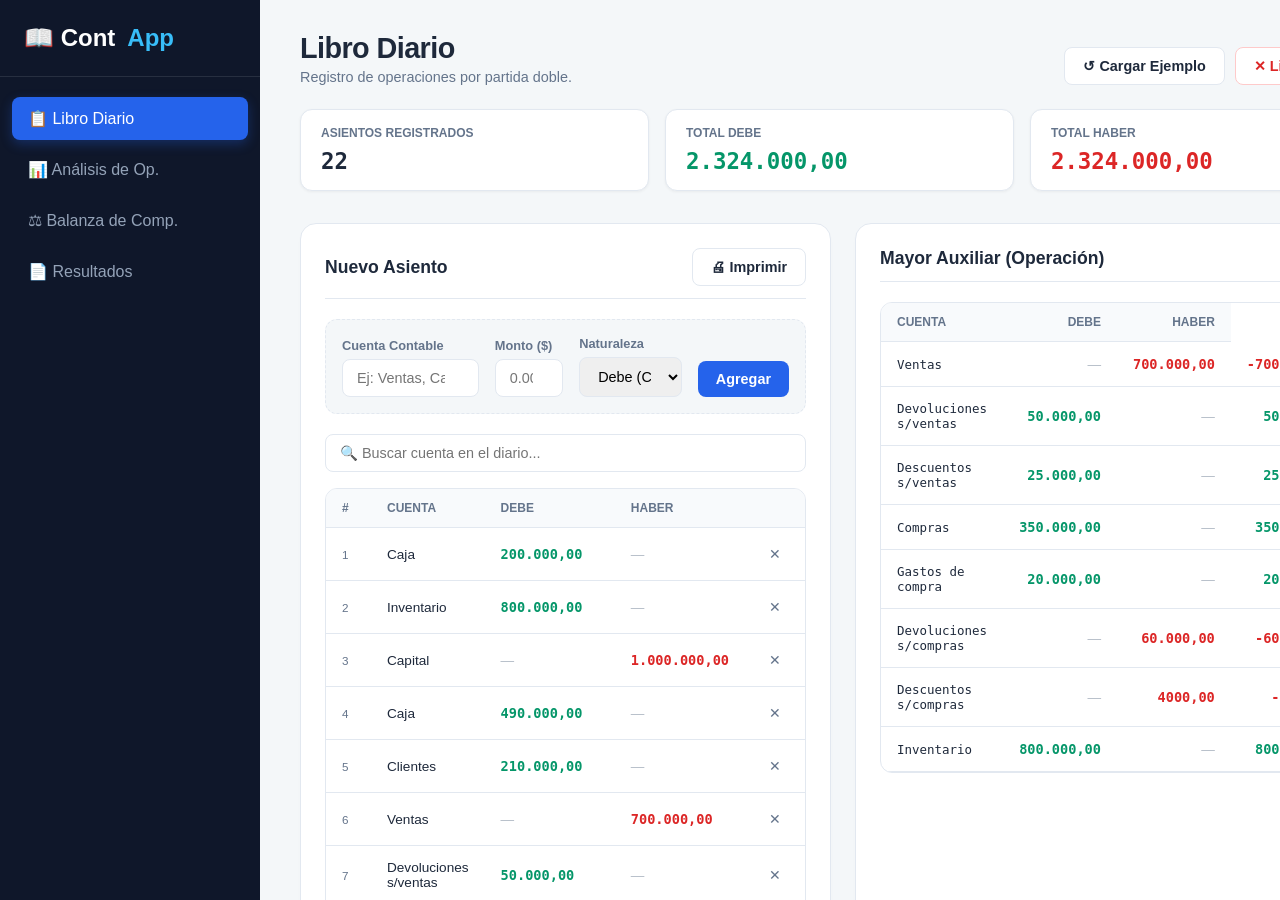
<file: index.html>
<!DOCTYPE html>
<html lang="es">
<head>
  <meta charset="UTF-8">
  <meta name="viewport" content="width=device-width, initial-scale=1.0">
  <title>ContApp — Sistema Contable</title>
  <link rel="stylesheet" href="estilos/styles.css">
  <meta http-equiv="refresh" content="0;url=paginas/libros.html">
</head>
<body>
  <div class="container" style="text-align: center; margin-top: 100px;">
    <h1>📖 Cont<span>App</span></h1>
    <p>Cargando el sistema contable...</p>
    <p><a href="paginas/libros.html" style="color: var(--accent);">Haz clic aquí si no eres redirigido automáticamente.</a></p>
  </div>
</body>
</html>
</file>
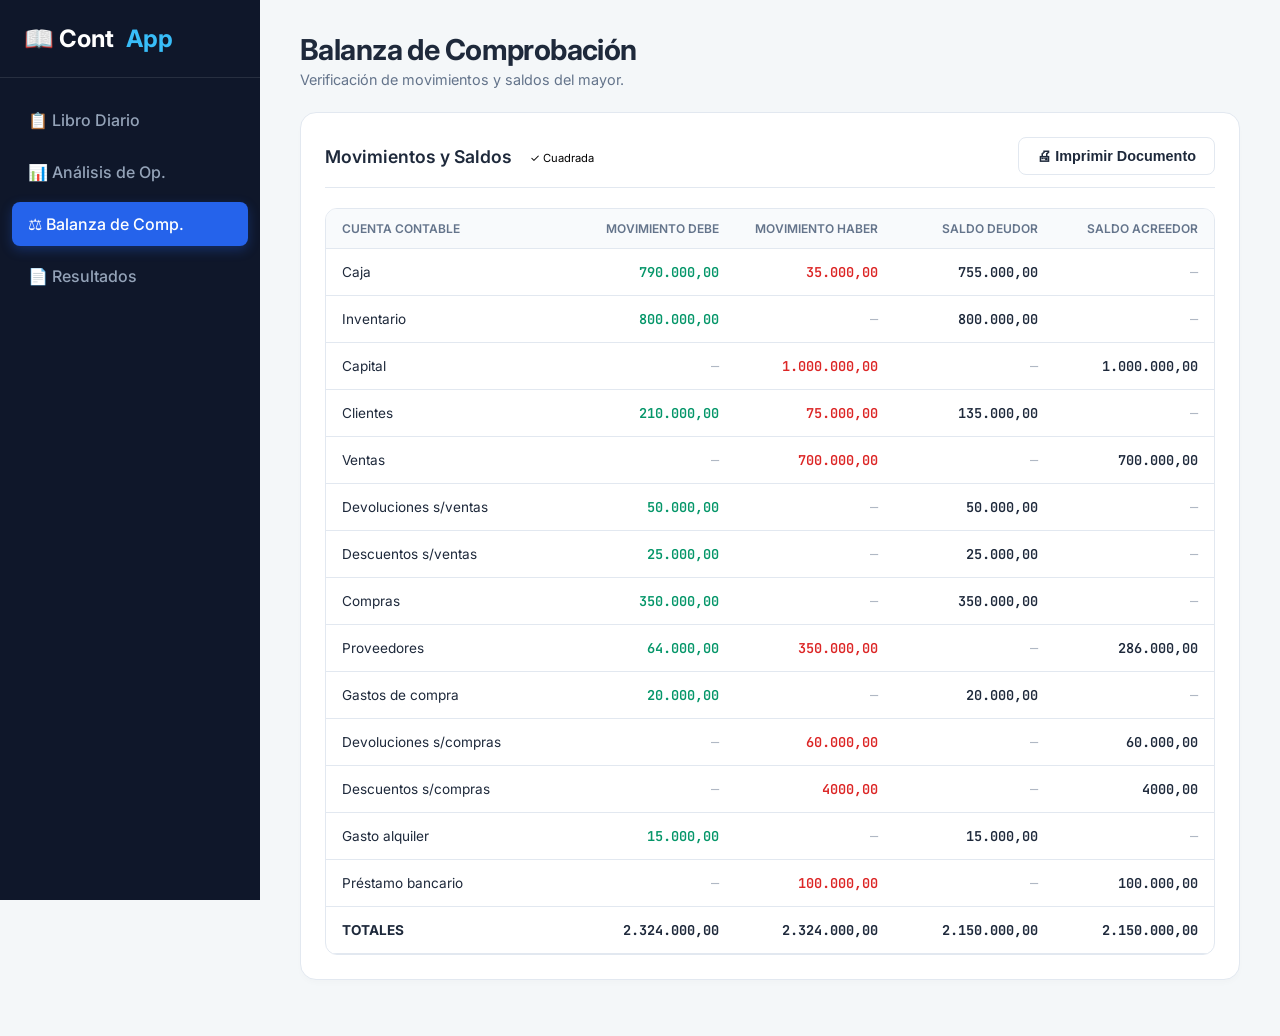
<file: paginas/cuentas.html>
<!DOCTYPE html>
<html lang="es">
<head>
  <meta charset="UTF-8">
  <meta name="viewport" content="width=device-width, initial-scale=1.0">
  <title>ContApp — Balanza de Comprobación</title>
  <link rel="stylesheet" href="../estilos/styles.css">
</head>
<body>

  <aside class="sidebar">
    <div class="sidebar-header">📖 Cont<span>App</span></div>
    <nav class="side-nav">
      <a href="libros.html" class="nav-item">📋 Libro Diario</a>
      <a href="movimientos.html" class="nav-item">📊 Análisis de Op.</a>
      <a href="cuentas.html" class="nav-item active">⚖ Balanza de Comp.</a>
      <a href="resultados.html" class="nav-item">📄 Resultados</a>
    </nav>
  </aside>

  <main class="main-content">
    <div class="top-bar">
      <div>
        <h1 class="page-title">Balanza de Comprobación</h1>
        <p style="color: var(--text-muted); font-size: 0.9rem; margin-top: 4px;">Verificación de movimientos y saldos del mayor.</p>
      </div>
    </div>

    <div class="card card-full">
      <div class="card-header">
        <div style="display:flex; align-items:center; gap: 12px;">
          <h2>Movimientos y Saldos</h2>
          <span id="balanzaBadge"></span>
        </div>
        <button id="printBalanzaBtn" class="btn btn-secondary">🖨 Imprimir Documento</button>
      </div>

      <div class="table-container">
        <table class="balanza-table">
          <thead>
            <tr>
              <th>Cuenta Contable</th>
              <th>Movimiento Debe</th>
              <th>Movimiento Haber</th>
              <th>Saldo Deudor</th>
              <th>Saldo Acreedor</th>
            </tr>
          </thead>
          <tbody id="balanzaBody"></tbody>
          <tfoot id="balanzaFoot"></tfoot>
        </table>
      </div>
    </div>
  </main>

  <script src="../scripts/scripts.js"></script>
</body>
</html>
</file>
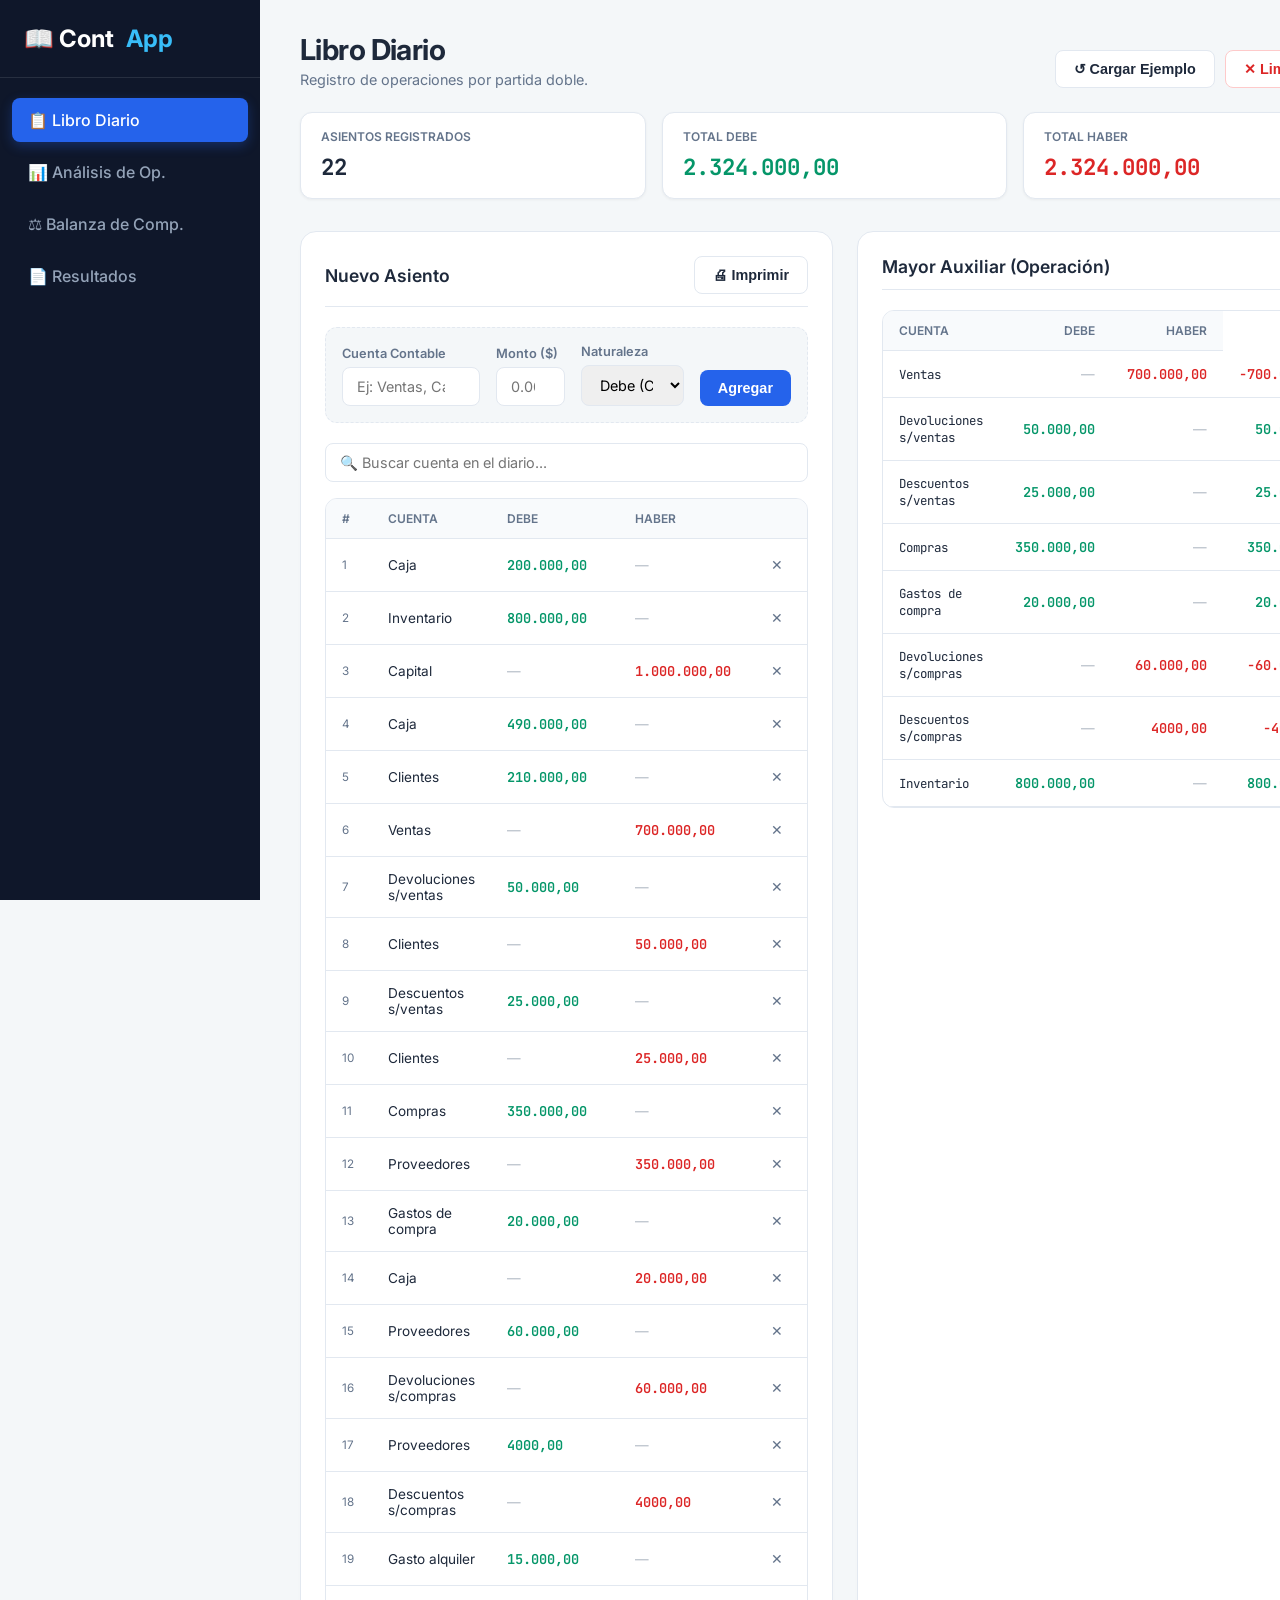
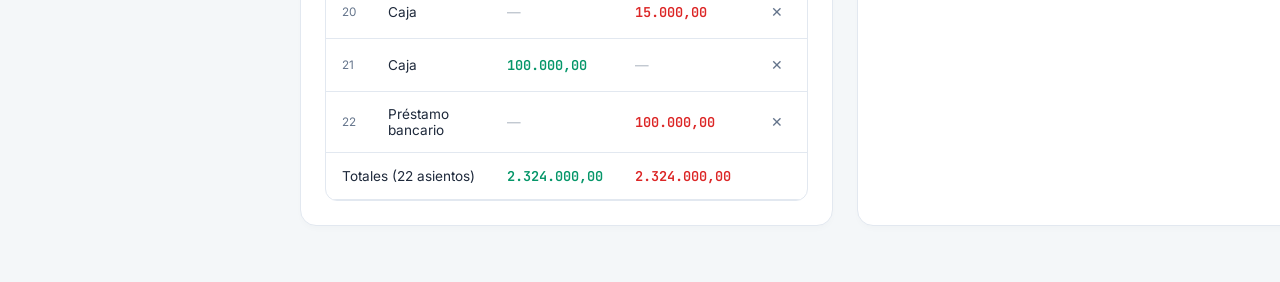
<file: paginas/libros.html>
<!DOCTYPE html>
<html lang="es">
<head>
  <meta charset="UTF-8">
  <meta name="viewport" content="width=device-width, initial-scale=1.0">
  <title>ContApp — Libro Diario</title>
  <link rel="stylesheet" href="../estilos/styles.css">
</head>
<body>

  <aside class="sidebar">
    <div class="sidebar-header">
      📖 Cont<span>App</span>
    </div>
    <nav class="side-nav">
      <a href="libros.html" class="nav-item active">📋 Libro Diario</a>
      <a href="movimientos.html" class="nav-item">📊 Análisis de Op.</a>
      <a href="cuentas.html" class="nav-item">⚖ Balanza de Comp.</a>
      <a href="resultados.html" class="nav-item">📄 Resultados</a>
    </nav>
  </aside>

  <main class="main-content">
    
    <div class="top-bar">
      <div>
        <h1 class="page-title">Libro Diario</h1>
        <p style="color: var(--text-muted); font-size: 0.9rem; margin-top: 4px;">Registro de operaciones por partida doble.</p>
      </div>
      <div style="display: flex; gap: 10px;">
        <button id="loadExampleBtn" class="btn btn-secondary">↺ Cargar Ejemplo</button>
        <button id="clearAllBtn" class="btn btn-danger-outline">✕ Limpiar Todo</button>
      </div>
    </div>

    <div class="kpi-container">
      <div class="kpi-card">
        <div class="kpi-label">Asientos Registrados</div>
        <div class="kpi-value" id="kpiAsientos">0</div>
      </div>
      <div class="kpi-card kpi-debit">
        <div class="kpi-label">Total Debe</div>
        <div class="kpi-value" id="kpiDebe">0.00</div>
      </div>
      <div class="kpi-card kpi-credit">
        <div class="kpi-label">Total Haber</div>
        <div class="kpi-value" id="kpiHaber">0.00</div>
      </div>
    </div>

    <div id="balanceWarning"></div>

    <div class="grid-2">
      <div class="card" style="grid-column: 1;">
        <div class="card-header">
          <h2>Nuevo Asiento</h2>
          <button id="printDiarioBtn" class="btn btn-secondary">🖨 Imprimir</button>
        </div>

        <div class="form-grid">
          <div class="input-group">
            <label>Cuenta Contable</label>
            <input type="text" id="accountName" placeholder="Ej: Ventas, Caja..." list="accountSuggestions" autocomplete="off">
            <datalist id="accountSuggestions">
              <option>Ventas</option><option>Devoluciones s/ventas</option>
              <option>Compras</option><option>Caja</option>
              <option>Capital</option><option>Clientes</option>
            </datalist>
          </div>
          <div class="input-group">
            <label>Monto ($)</label>
            <input type="number" id="amount" placeholder="0.00">
          </div>
          <div class="input-group">
            <label>Naturaleza</label>
            <select id="entryType">
              <option value="debe">Debe (Carga)</option>
              <option value="haber">Haber (Abona)</option>
            </select>
          </div>
          <button id="addEntryBtn" class="btn btn-primary">Agregar</button>
        </div>

        <div class="input-group" style="margin-bottom: 16px;">
          <input type="text" id="searchInput" placeholder="🔍 Buscar cuenta en el diario...">
        </div>

        <div class="table-container">
          <table id="entriesTable">
            <thead>
              <tr>
                <th style="width: 5%;">#</th>
                <th style="width: 45%;">Cuenta</th>
                <th style="width: 20%;">Debe</th>
                <th style="width: 20%;">Haber</th>
                <th style="width: 10%;"></th>
              </tr>
            </thead>
            <tbody id="entriesTbody"></tbody>
            <tfoot id="tableFoot"></tfoot>
          </table>
        </div>
      </div>

      <div class="card" style="grid-column: 2;">
        <div class="card-header">
          <h2>Mayor Auxiliar (Operación)</h2>
        </div>
        <div class="table-container">
          <table id="summaryTable">
            <thead>
              <tr>
                <th>Cuenta</th>
                <th style="text-align:right;">Debe</th>
                <th style="text-align:right;">Haber</th>
              </tr>
            </thead>
            <tbody id="summaryBody"></tbody>
          </table>
        </div>
      </div>
    </div>

  </main>

  <script src="../scripts/scripts.js"></script>
</body>
</html>
</file>
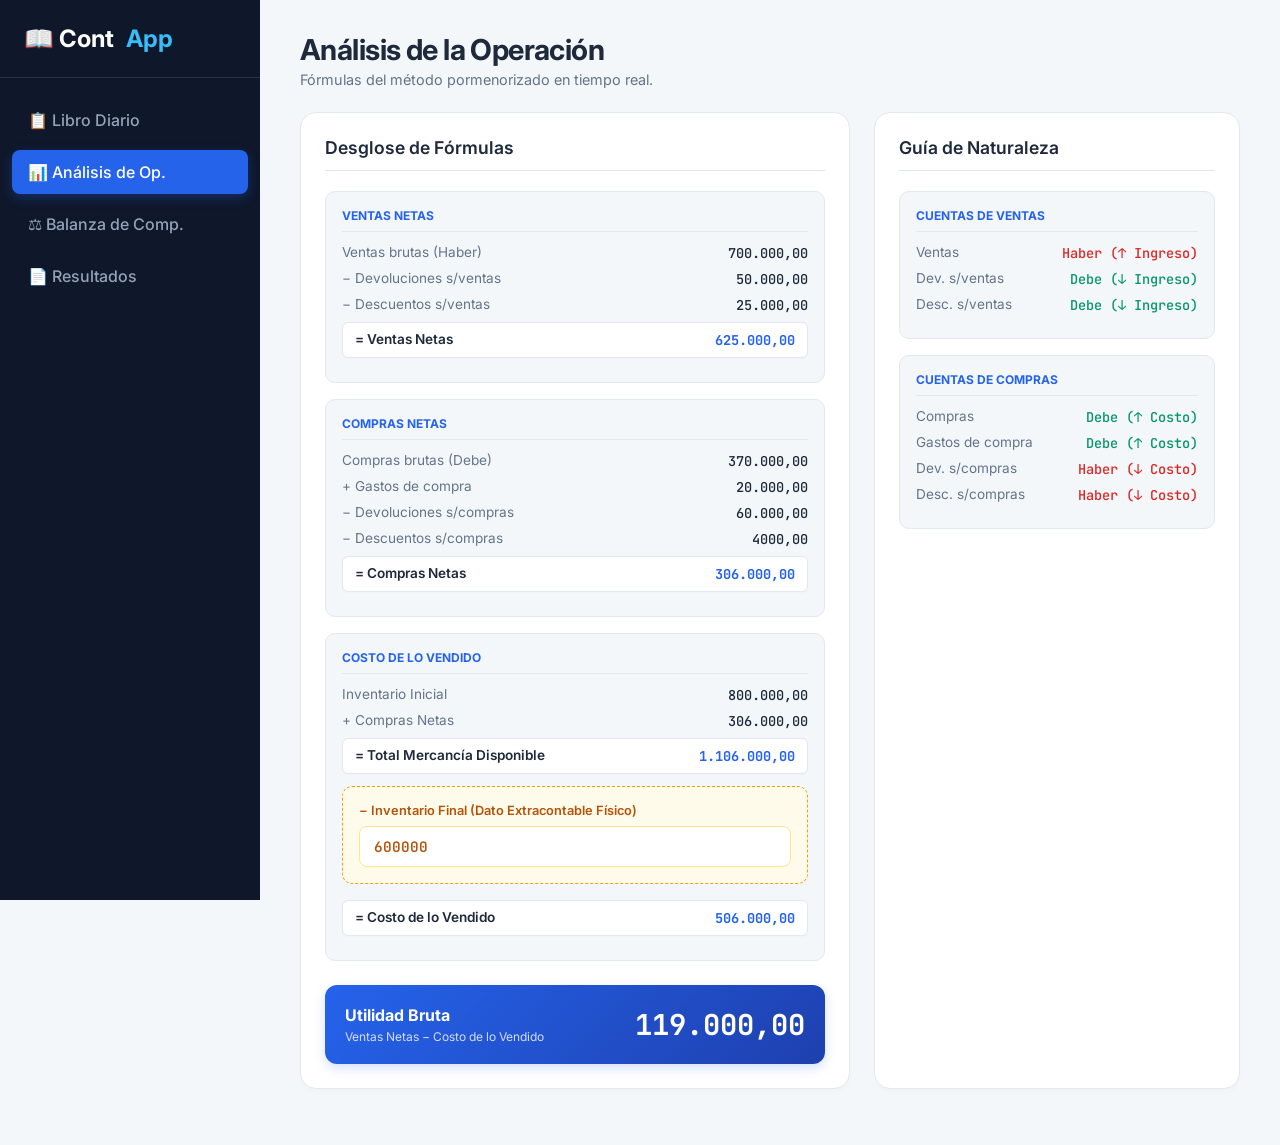
<file: paginas/movimientos.html>
<!DOCTYPE html>
<html lang="es">
<head>
  <meta charset="UTF-8">
  <meta name="viewport" content="width=device-width, initial-scale=1.0">
  <title>ContApp — Análisis de Operación</title>
  <link rel="stylesheet" href="../estilos/styles.css">
</head>
<body>

  <aside class="sidebar">
    <div class="sidebar-header">📖 Cont<span>App</span></div>
    <nav class="side-nav">
      <a href="libros.html" class="nav-item">📋 Libro Diario</a>
      <a href="movimientos.html" class="nav-item active">📊 Análisis de Op.</a>
      <a href="cuentas.html" class="nav-item">⚖ Balanza de Comp.</a>
      <a href="resultados.html" class="nav-item">📄 Resultados</a>
    </nav>
  </aside>

  <main class="main-content">
    <div class="top-bar">
      <div>
        <h1 class="page-title">Análisis de la Operación</h1>
        <p style="color: var(--text-muted); font-size: 0.9rem; margin-top: 4px;">Fórmulas del método pormenorizado en tiempo real.</p>
      </div>
    </div>

    <div class="grid-2">
      <div class="card" style="grid-column: 1;">
        <div class="card-header"><h2>Desglose de Fórmulas</h2></div>
        
        <div class="metric-section">
          <div class="metric-section-label">Ventas Netas</div>
          <div class="metric"><span>Ventas brutas (Haber)</span><strong id="ventasBrutas">0.00</strong></div>
          <div class="metric"><span>− Devoluciones s/ventas</span><span id="devVentas">0.00</span></div>
          <div class="metric"><span>− Descuentos s/ventas</span><span id="descVentas">0.00</span></div>
          <div class="metric metric-highlight"><span>= Ventas Netas</span><strong id="ventasNetas">0.00</strong></div>
        </div>

        <div class="metric-section">
          <div class="metric-section-label">Compras Netas</div>
          <div class="metric"><span>Compras brutas (Debe)</span><strong id="comprasBrutas">0.00</strong></div>
          <div class="metric"><span>+ Gastos de compra</span><span id="gastosCompra">0.00</span></div>
          <div class="metric"><span>− Devoluciones s/compras</span><span id="devCompras">0.00</span></div>
          <div class="metric"><span>− Descuentos s/compras</span><span id="descCompras">0.00</span></div>
          <div class="metric metric-highlight"><span>= Compras Netas</span><strong id="comprasNetas">0.00</strong></div>
        </div>

        <div class="metric-section">
          <div class="metric-section-label">Costo de lo Vendido</div>
          <div class="metric"><span>Inventario Inicial</span><span id="inventarioInicial">0.00</span></div>
          <div class="metric"><span>+ Compras Netas</span><strong id="comprasNetasB">0.00</strong></div>
          <div class="metric metric-highlight" style="margin-bottom: 12px;"><span>= Total Mercancía Disponible</span><strong id="totalMercancia">0.00</strong></div>
          
          <div class="inv-final-wrapper">
            <label>− Inventario Final (Dato Extracontable Físico)</label>
            <input type="number" id="inventarioFinal" value="600000" step="any">
          </div>
          
          <div class="metric metric-highlight"><span>= Costo de lo Vendido</span><strong id="costoVendido">0.00</strong></div>
        </div>

        <div class="utilidad-card" id="utilidadBox">
          <div>
            <div class="utilidad-label">Utilidad Bruta</div>
            <div class="utilidad-sublabel">Ventas Netas − Costo de lo Vendido</div>
          </div>
          <strong id="utilidadBruta">0.00</strong>
        </div>
      </div>

      <div class="card" style="grid-column: 2;">
        <div class="card-header"><h2>Guía de Naturaleza</h2></div>
        <div class="metric-section">
          <div class="metric-section-label">Cuentas de Ventas</div>
          <div class="metric"><span>Ventas</span><span style="color:var(--credit)">Haber (↑ Ingreso)</span></div>
          <div class="metric"><span>Dev. s/ventas</span><span style="color:var(--debit)">Debe (↓ Ingreso)</span></div>
          <div class="metric"><span>Desc. s/ventas</span><span style="color:var(--debit)">Debe (↓ Ingreso)</span></div>
        </div>
        <div class="metric-section">
          <div class="metric-section-label">Cuentas de Compras</div>
          <div class="metric"><span>Compras</span><span style="color:var(--debit)">Debe (↑ Costo)</span></div>
          <div class="metric"><span>Gastos de compra</span><span style="color:var(--debit)">Debe (↑ Costo)</span></div>
          <div class="metric"><span>Dev. s/compras</span><span style="color:var(--credit)">Haber (↓ Costo)</span></div>
          <div class="metric"><span>Desc. s/compras</span><span style="color:var(--credit)">Haber (↓ Costo)</span></div>
        </div>
      </div>
    </div>
  </main>

  <script src="../scripts/scripts.js"></script>
</body>
</html>
</file>
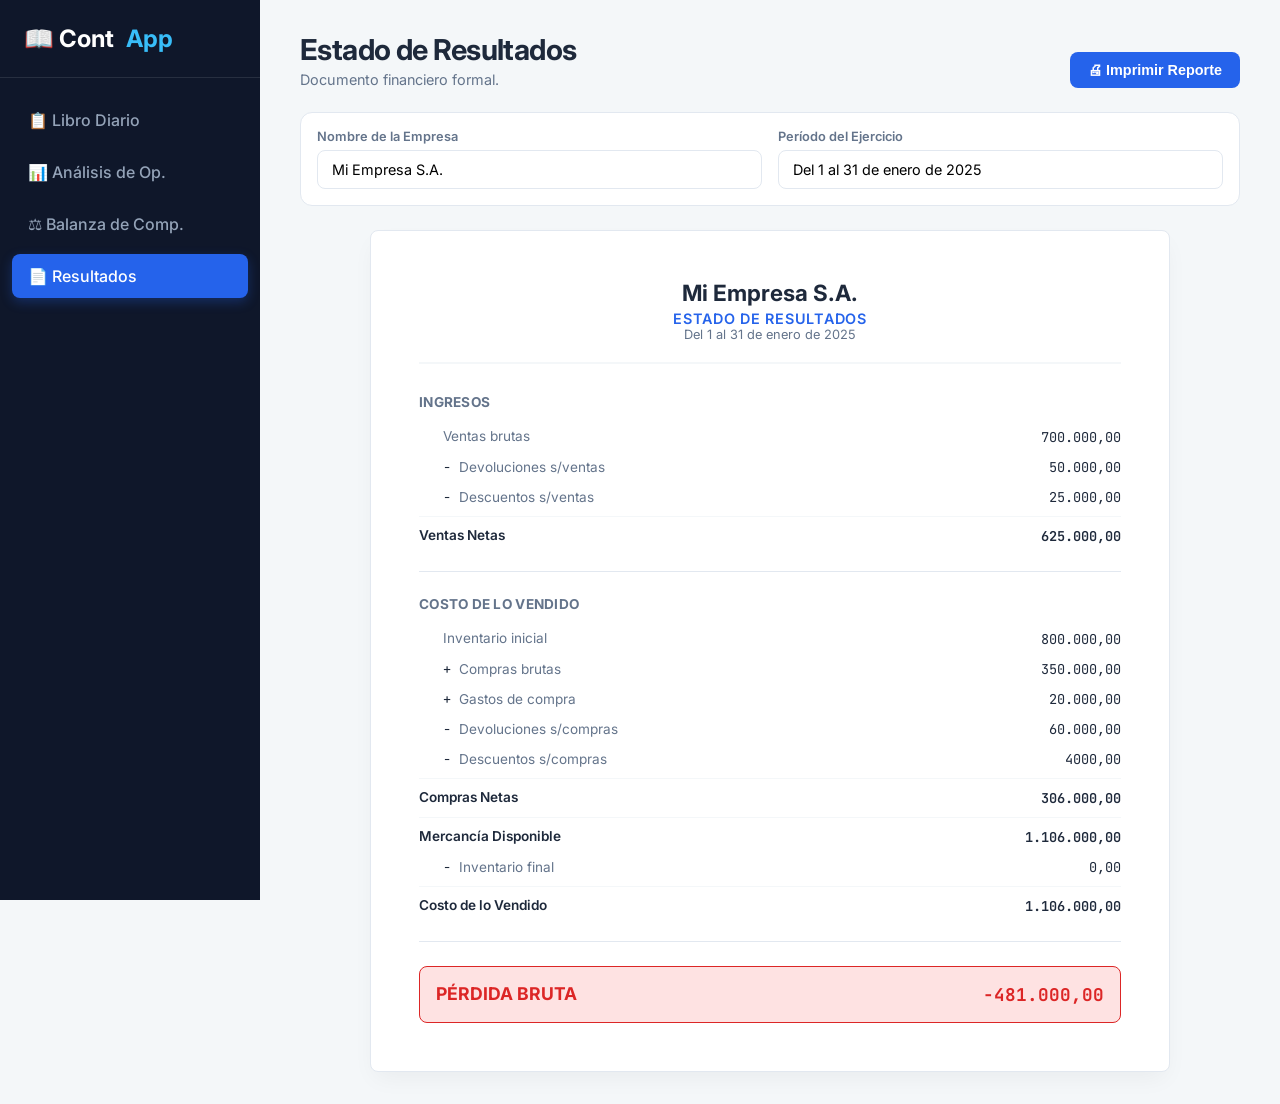
<file: paginas/resultados.html>
<!DOCTYPE html>
<html lang="es">
<head>
  <meta charset="UTF-8">
  <meta name="viewport" content="width=device-width, initial-scale=1.0">
  <title>ContApp — Estado de Resultados</title>
  <link rel="stylesheet" href="../estilos/styles.css">
</head>
<body>

  <aside class="sidebar">
    <div class="sidebar-header">📖 Cont<span>App</span></div>
    <nav class="side-nav">
      <a href="libros.html" class="nav-item">📋 Libro Diario</a>
      <a href="movimientos.html" class="nav-item">📊 Análisis de Op.</a>
      <a href="cuentas.html" class="nav-item">⚖ Balanza de Comp.</a>
      <a href="resultados.html" class="nav-item active">📄 Resultados</a>
    </nav>
  </aside>

  <main class="main-content">
    <div class="top-bar">
      <div>
        <h1 class="page-title">Estado de Resultados</h1>
        <p style="color: var(--text-muted); font-size: 0.9rem; margin-top: 4px;">Documento financiero formal.</p>
      </div>
      <button id="printEstadoBtn" class="btn btn-primary">🖨 Imprimir Reporte</button>
    </div>

    <div class="er-empresa-input-wrap">
      <div class="input-group">
        <label>Nombre de la Empresa</label>
        <input type="text" id="empresaNombre" value="Mi Empresa S.A.">
      </div>
      <div class="input-group">
        <label>Período del Ejercicio</label>
        <input type="text" id="empresaPeriodo" value="Del 1 al 31 de enero de 2025">
      </div>
    </div>

    <div class="er-doc" id="estadoDoc">
      <div class="er-company-name" id="erEmpresa">Mi Empresa S.A.</div>
      <div class="er-doc-type">Estado de Resultados</div>
      <div class="er-period" id="erPeriodo">Del 1 al 31 de enero de 2025</div>

      <div class="er-section-head">Ingresos</div>
      <div class="er-line indent"><span>Ventas brutas</span><span id="er-ventasBrutas">0.00</span></div>
      <div class="er-line indent"><span><span class="er-sign">−</span>Devoluciones s/ventas</span><span id="er-devVentas">0.00</span></div>
      <div class="er-line indent"><span><span class="er-sign">−</span>Descuentos s/ventas</span><span id="er-descVentas">0.00</span></div>
      <div class="er-line subtotal"><span>Ventas Netas</span><span id="er-ventasNetas">0.00</span></div>

      <hr class="er-divider">
      <div class="er-section-head">Costo de lo Vendido</div>
      <div class="er-line indent"><span>Inventario inicial</span><span id="er-invInicial">0.00</span></div>
      <div class="er-line indent"><span><span class="er-sign">+</span>Compras brutas</span><span id="er-comprasBrutas">0.00</span></div>
      <div class="er-line indent"><span><span class="er-sign">+</span>Gastos de compra</span><span id="er-gastosCompra">0.00</span></div>
      <div class="er-line indent"><span><span class="er-sign">−</span>Devoluciones s/compras</span><span id="er-devCompras">0.00</span></div>
      <div class="er-line indent"><span><span class="er-sign">−</span>Descuentos s/compras</span><span id="er-descCompras">0.00</span></div>
      <div class="er-line subtotal"><span>Compras Netas</span><span id="er-comprasNetas">0.00</span></div>
      <div class="er-line subtotal"><span>Mercancía Disponible</span><span id="er-totalMercancia">0.00</span></div>
      <div class="er-line indent"><span><span class="er-sign">−</span>Inventario final</span><span id="er-invFinal">0.00</span></div>
      <div class="er-line subtotal"><span>Costo de lo Vendido</span><span id="er-costoVendido">0.00</span></div>

      <hr class="er-divider">
      <div class="er-line total-final" id="er-utilidadLine">
        <span>UTILIDAD BRUTA</span>
        <span id="er-utilidadBruta">0.00</span>
      </div>
    </div>
  </main>

  <script src="../scripts/scripts.js"></script>
</body>
</html>
</file>
<file: estilos/styles.css>
@import url('https://fonts.googleapis.com/css2?family=Inter:wght@400;500;600;700&family=JetBrains+Mono:wght@400;600&display=swap');

:root {
  --bg-app: #F4F7F9;
  --bg-sidebar: #0F172A;
  --bg-card: #FFFFFF;
  --border: #E2E8F0;
  
  --primary: #2563EB;
  --primary-hover: #1D4ED8;
  --primary-light: #DBEAFE;
  
  --debit: #059669;      
  --debit-bg: #D1FAE5;
  --credit: #DC2626;     
  --credit-bg: #FEE2E2;
  --warning: #F59E0B;
  
  --text-main: #1E293B;
  --text-muted: #64748B;
  --text-sidebar: #94A3B8;
  --text-sidebar-active: #FFFFFF;
}

* { box-sizing: border-box; margin: 0; padding: 0; }

body {
  font-family: 'Inter', sans-serif;
  background-color: var(--bg-app);
  color: var(--text-main);
  display: flex;
  min-height: 100vh;
}

/* ── LAYOUT: DASHBOARD (SIDEBAR + MAIN) ──────────────────── */
.sidebar {
  width: 260px;
  background-color: var(--bg-sidebar);
  color: white;
  display: flex;
  flex-direction: column;
  position: fixed;
  height: 100vh;
  left: 0;
  top: 0;
  z-index: 100;
}

.sidebar-header {
  padding: 24px;
  font-size: 1.5rem;
  font-weight: 700;
  border-bottom: 1px solid rgba(255,255,255,0.1);
  display: flex; align-items: center; gap: 12px;
}
.sidebar-header span { color: #38BDF8; }

.side-nav {
  display: flex; flex-direction: column; padding: 20px 12px; gap: 8px;
}

.nav-item {
  text-decoration: none; color: var(--text-sidebar);
  padding: 12px 16px; border-radius: 8px; font-weight: 500;
  display: flex; align-items: center; gap: 12px; transition: all 0.2s ease;
}

.nav-item:hover {
  background-color: rgba(255,255,255,0.05); color: var(--text-sidebar-active);
}

.nav-item.active {
  background-color: var(--primary); color: white;
  box-shadow: 0 4px 12px rgba(37, 99, 235, 0.3);
}

.main-content {
  margin-left: 260px; flex: 1; padding: 32px 40px; max-width: 1400px;
}

/* ── HEADER Y KPIs ───────────────────────────────────────── */
.top-bar { display: flex; justify-content: space-between; align-items: flex-end; margin-bottom: 24px; }
.page-title { font-size: 1.8rem; font-weight: 700; letter-spacing: -0.02em; }

.kpi-container { display: flex; gap: 16px; margin-bottom: 32px; }
.kpi-card {
  background: var(--bg-card); padding: 16px 20px; border-radius: 12px;
  border: 1px solid var(--border); box-shadow: 0 1px 3px rgba(0,0,0,0.05); flex: 1; min-width: 150px;
}
.kpi-label { font-size: 0.75rem; text-transform: uppercase; color: var(--text-muted); font-weight: 600; margin-bottom: 8px; }
.kpi-value { font-family: 'JetBrains Mono', monospace; font-size: 1.4rem; font-weight: 700; }
.kpi-debit .kpi-value { color: var(--debit); }
.kpi-credit .kpi-value { color: var(--credit); }

/* ── TARJETAS Y FORMULARIOS ──────────────────────────────── */
.card {
  background: var(--bg-card); border-radius: 16px; border: 1px solid var(--border);
  padding: 24px; box-shadow: 0 4px 6px -1px rgba(0,0,0,0.02); margin-bottom: 24px;
}
.card-full { grid-column: 1 / -1; }
.card-header {
  display: flex; justify-content: space-between; align-items: center;
  margin-bottom: 20px; padding-bottom: 12px; border-bottom: 1px solid var(--border);
}
.card-header h2 { font-size: 1.1rem; font-weight: 600; }

.form-grid {
  display: grid; grid-template-columns: 2fr 1fr 1.5fr auto; gap: 16px; align-items: end;
  background: var(--bg-app); padding: 16px; border-radius: 12px;
  border: 1px dashed var(--border); margin-bottom: 20px;
}
.input-group label { display: block; font-size: 0.8rem; font-weight: 600; color: var(--text-muted); margin-bottom: 6px; }
input, select {
  width: 100%; padding: 10px 14px; border: 1px solid var(--border);
  border-radius: 8px; font-size: 0.9rem; font-family: inherit; transition: all 0.2s;
}
input:focus, select:focus { outline: none; border-color: var(--primary); box-shadow: 0 0 0 3px var(--primary-light); }

/* ── BOTONES ─────────────────────────────────────────────── */
.btn {
  padding: 10px 18px; border-radius: 8px; font-weight: 600; font-size: 0.9rem;
  cursor: pointer; border: none; transition: all 0.2s; display: inline-flex; align-items: center; gap: 8px;
}
.btn-primary { background: var(--primary); color: white; }
.btn-primary:hover { background: var(--primary-hover); transform: translateY(-1px); }
.btn-secondary { background: white; border: 1px solid var(--border); color: var(--text-main); }
.btn-secondary:hover { background: var(--bg-app); }
.btn-danger-outline { background: white; border: 1px solid #FECACA; color: var(--credit); }
.btn-danger-outline:hover { background: var(--credit-bg); }

/* ── TABLAS ──────────────────────────────────────────────── */
.table-container { overflow-x: auto; border: 1px solid var(--border); border-radius: 12px; }
table { width: 100%; border-collapse: collapse; text-align: left; }
th {
  background: #F8FAFC; padding: 12px 16px; font-size: 0.75rem; font-weight: 600;
  text-transform: uppercase; color: var(--text-muted); border-bottom: 1px solid var(--border);
}
td { padding: 14px 16px; font-size: 0.85rem; border-bottom: 1px solid var(--border); vertical-align: middle; }
tbody tr:hover { background: #F8FAFC; }

.num-debit { color: var(--debit); font-family: 'JetBrains Mono', monospace; font-weight: 600; }
.num-credit { color: var(--credit); font-family: 'JetBrains Mono', monospace; font-weight: 600; }
.num-zero { color: var(--text-muted); opacity: 0.5; }
.num-pos { color: var(--debit); font-weight: 600; font-family: 'JetBrains Mono', monospace; }
.num-neg { color: var(--credit); font-weight: 600; font-family: 'JetBrains Mono', monospace; }

.delete-btn, .delete-entry-btn {
  background: transparent; color: var(--text-muted); border: none; font-size: 0.9rem; cursor: pointer; padding: 4px 8px; border-radius: 6px;
}
.delete-entry-btn:hover { background: var(--credit-bg); color: var(--credit); }

.grid-2 { display: grid; grid-template-columns: 1.5fr 1fr; gap: 24px; }
#balanceWarning { background: var(--credit-bg); color: var(--credit); padding: 12px 16px; border-radius: 8px; border-left: 4px solid var(--credit); font-size: 0.85rem; margin-top: 16px; display: none; }

/* ==========================================================================
   MÓDULOS ESPECÍFICOS (Análisis, Balanza, Resultados) - NUEVO TEMA
   ========================================================================== */

/* ── ANÁLISIS DE OPERACIÓN ── */
.metric-section { background: var(--bg-app); border: 1px solid var(--border); border-radius: 10px; padding: 16px; margin-bottom: 16px; }
.metric-section-label { font-size: 0.75rem; color: var(--primary); text-transform: uppercase; font-weight: 700; margin-bottom: 12px; padding-bottom: 8px; border-bottom: 1px solid var(--border); }
.metric { display: flex; justify-content: space-between; margin-bottom: 8px; font-size: 0.85rem; color: var(--text-muted); }
.metric strong, .metric span:last-child { font-family: 'JetBrains Mono', monospace; color: var(--text-main); font-weight: 500; }
.metric-highlight { background: var(--bg-card); border: 1px solid var(--border); padding: 8px 12px; border-radius: 6px; margin-top: 8px; box-shadow: 0 1px 2px rgba(0,0,0,0.02); }
.metric-highlight span:first-child { font-weight: 600; color: var(--text-main); }
.metric-highlight strong { color: var(--primary); font-weight: 700; }

.inv-final-wrapper { background: #FFFBEB; border: 1px dashed var(--warning); border-radius: 10px; padding: 16px; margin-bottom: 16px; }
.inv-final-wrapper label { display: block; font-size: 0.8rem; color: #B45309; font-weight: 600; margin-bottom: 8px; }
.inv-final-wrapper input { border-color: #FDE68A; background: white; color: #B45309; font-weight: 600; font-family: 'JetBrains Mono', monospace; }

.utilidad-card { background: linear-gradient(135deg, var(--primary) 0%, #1E40AF 100%); color: white; border-radius: 12px; padding: 20px; margin-top: 24px; display: flex; justify-content: space-between; align-items: center; box-shadow: 0 4px 12px rgba(37, 99, 235, 0.2); }
.utilidad-card.perdida { background: linear-gradient(135deg, var(--credit) 0%, #991B1B 100%); box-shadow: 0 4px 12px rgba(220, 38, 38, 0.2); }
.utilidad-label { font-size: 1rem; font-weight: 700; }
.utilidad-sublabel { font-size: 0.75rem; opacity: 0.8; margin-top: 4px; }
.utilidad-card strong { font-size: 1.8rem; font-family: 'JetBrains Mono', monospace; }

/* ── BALANZA DE COMPROBACIÓN ── */
.balanza-table th:not(:first-child), .balanza-table td:not(:first-child) { text-align: right; width: 18%; }
.balanza-table td:not(:first-child) { font-family: 'JetBrains Mono', monospace; }

/* ── ESTADO DE RESULTADOS ── */
.er-empresa-input-wrap { display: flex; gap: 16px; margin-bottom: 24px; background: var(--bg-card); padding: 16px; border-radius: 12px; border: 1px solid var(--border); }
.er-empresa-input-wrap div { flex: 1; }
.er-doc { background: white; border: 1px solid var(--border); border-radius: 8px; padding: 48px; max-width: 800px; margin: 0 auto; box-shadow: 0 10px 25px -5px rgba(0,0,0,0.05); }
.er-company-name { font-size: 1.4rem; font-weight: 700; text-align: center; color: var(--text-main); }
.er-doc-type { font-size: 0.9rem; font-weight: 600; text-transform: uppercase; color: var(--primary); text-align: center; margin-top: 4px; letter-spacing: 0.05em; }
.er-period { font-size: 0.8rem; color: var(--text-muted); text-align: center; margin-bottom: 30px; padding-bottom: 20px; border-bottom: 2px solid var(--bg-app); }
.er-section-head { font-size: 0.85rem; font-weight: 700; text-transform: uppercase; color: var(--text-muted); margin-top: 24px; margin-bottom: 12px; letter-spacing: 0.02em; }
.er-line { display: flex; justify-content: space-between; padding: 6px 0; font-size: 0.85rem; color: var(--text-muted); }
.er-line span:last-child { font-family: 'JetBrains Mono', monospace; color: var(--text-main); }
.er-line.indent { padding-left: 24px; }
.er-line.subtotal { padding-top: 10px; margin-top: 4px; border-top: 1px solid var(--bg-app); font-weight: 600; color: var(--text-main); }
.er-sign { display: inline-block; width: 16px; color: var(--text-muted); font-family: monospace; }
.er-divider { border: none; border-top: 1px solid var(--border); margin: 20px 0; }
.er-line.total-final { background: var(--primary-light); border: 1px solid var(--primary); border-radius: 8px; padding: 16px; margin-top: 24px; }
.er-line.total-final span { color: var(--primary); font-weight: 700; font-size: 1.1rem; }
.er-line.total-final.perdida-estilo { background: var(--credit-bg); border-color: var(--credit); }
.er-line.total-final.perdida-estilo span { color: var(--credit); }

/* IMPRESIÓN */
@media print {
  .sidebar, .form-grid, .btn, .top-bar, .er-empresa-input-wrap, .inv-final-wrapper { display: none !important; }
  .main-content { margin-left: 0 !important; padding: 0 !important; }
  .card { border: none !important; box-shadow: none !important; }
  .er-doc { box-shadow: none !important; border: none !important; padding: 0 !important; }
}
</file>
